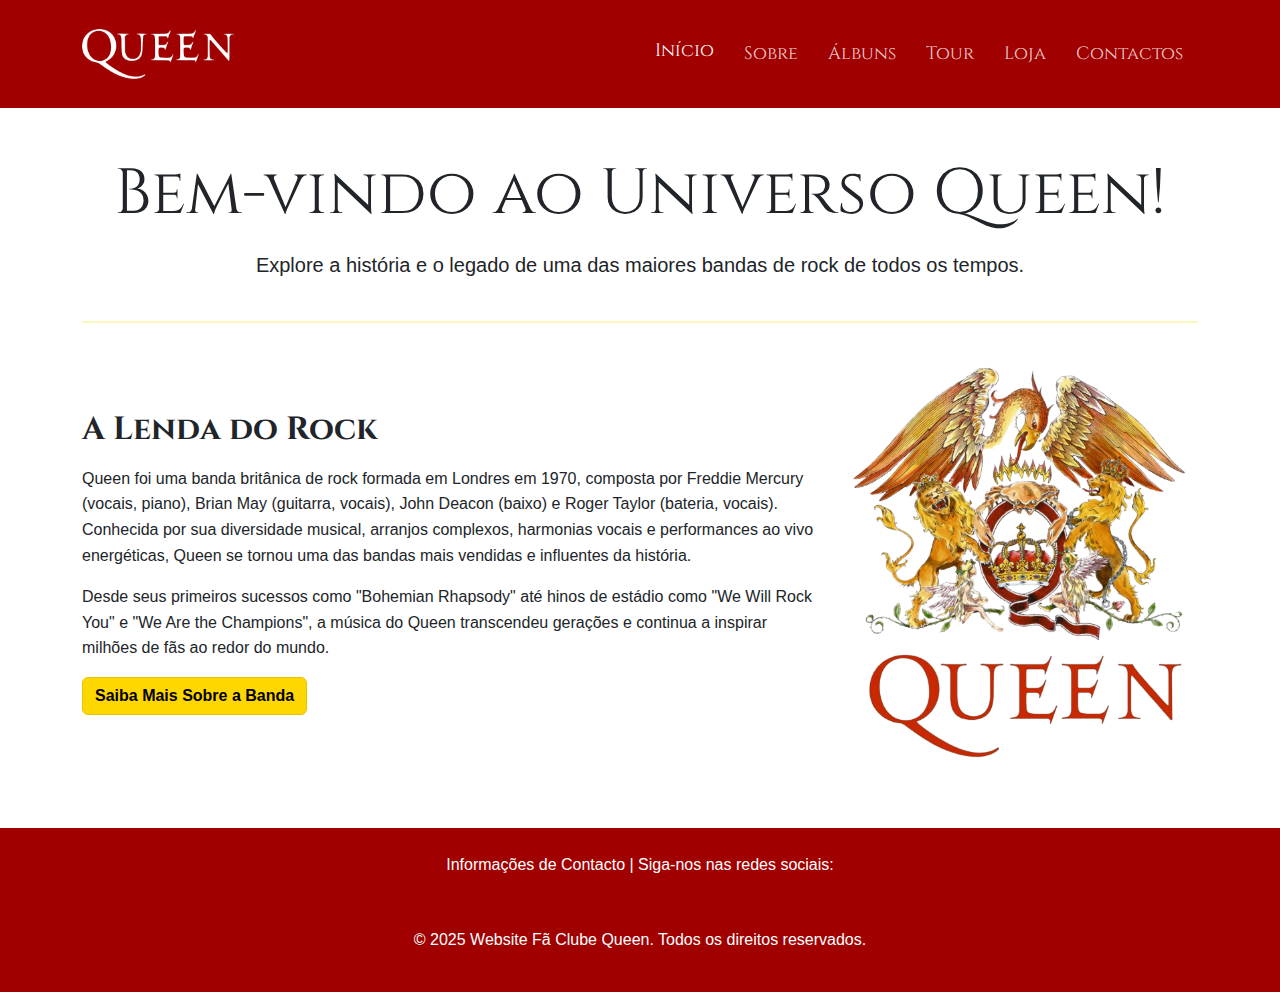
<file: index.html>
<!DOCTYPE html>
<html lang="pt">
  <head>
    <meta charset="UTF-8" />
    <meta name="viewport" content="width=device-width, initial-scale=1.0" />
    <meta name="author" content="Pamela Medeiros" />
    <meta name="description" content="Website dedicado à lendária banda de rock Queen. Conheça a história, discografia, 
    tours e entre em contato."/>
    <meta name="keywords"content="Queen, banda, rock, Freddie Mercury, Brian May, Roger Taylor, John Deacon, música, história, álbuns, tour"/>
    <title>Queen - Início</title>

    <!-- Bootstrap CSS -->
    <link
      href="https://cdn.jsdelivr.net/npm/bootstrap@5.3.3/dist/css/bootstrap.min.css"
      rel="stylesheet"
      integrity="sha384-QWTKZyjpPEjISv5WaRU9OFeRpok6YctnYmDr5pNlyT2bRjXh0JMhjY6hW+ALEwIH"
      crossorigin="anonymous"
    />

    <!-- Font Awesome -->
    <link
      rel="stylesheet"
      href="https://cdnjs.cloudflare.com/ajax/libs/font-awesome/6.5.2/css/all.min.css"
      integrity="sha512-SnH5WK+bZxgPHs44uWIX+LLJAJ9/2PkPKZ5QiAj6Ta86w+fsb2TkcmfRyVX3pBnMFcV7oQPJkl9QevSCWr3W6A=="
      crossorigin="anonymous"
      referrerpolicy="no-referrer"
    />

    <!-- Google Fonts -->
    <link rel="preconnect" href="https://fonts.googleapis.com" />
    <link rel="preconnect" href="https://fonts.gstatic.com" crossorigin />
    <link
      href="https://fonts.googleapis.com/css2?family=Cinzel:wght@400..900&family=Libre+Bodoni:ital,wght@0,400..700;1,400..700&family=Playfair+Display+SC:ital,wght@0,400;0,700;0,900;1,400;1,700;1,900&display=swap"
      rel="stylesheet"
    />
    
    <!-- Style CSS -->
    <link rel="stylesheet" href="src/css/style.css" />
  </head>
  <body>
    <header class="bg-dark text-white p-3">
      <div class="container">
        <nav class="navbar navbar-expand-lg navbar-dark">
          <a class="navbar-brand" href="index.html">
            <img
              src="src/images/logo_queen.png"
              alt="Logotipo oficial da banda Queen"
              height="50"/>
          </a>
          <button
            class="navbar-toggler"
            type="button"
            data-bs-toggle="collapse"
            data-bs-target="#navbarNav"
            aria-controls="navbarNav"
            aria-expanded="false"
            aria-label="Toggle navigation"
          >
            <span class="navbar-toggler-icon"></span>
          </button>
          <div
            class="collapse navbar-collapse justify-content-end"
            id="navbarNav"
          >
            <ul class="navbar-nav">
              <li class="nav-item">
                <a class="nav-link active" aria-current="page" href="index.html"
                  >Início</a
                >
              </li>
              <li class="nav-item">
                <a class="nav-link" href="sobre.html">Sobre</a>
              </li>
              <li class="nav-item">
                <a class="nav-link" href="albuns.html">Álbuns</a>
              </li>
              <li class="nav-item">
                <a class="nav-link" href="tour.html">Tour</a>
              </li>
              <li class="nav-item">
                <a class="nav-link" href="loja.html">Loja</a>
              </li>
              <li class="nav-item">
                <a class="nav-link" href="contactos.html">Contactos</a>
              </li>
            </ul>
          </div>
        </nav>
      </div>
    </header>

    <main class="container my-5">
      <div class="row">
        <div class="col-12 text-center">
          <h1 class="display-3">Bem-vindo ao Universo Queen!</h1>
          <p class="lead">
            Explore a história e o legado de uma das maiores bandas de rock de
            todos os tempos.
          </p>
        </div>
      </div>

      <hr class="my-4" />

      <div class="row align-items-center">
        <div class="col-md-8">
          <h2>A Lenda do Rock</h2>
          <p>
            Queen foi uma banda britânica de rock formada em Londres em 1970,
            composta por Freddie Mercury (vocais, piano), Brian May (guitarra,
            vocais), John Deacon (baixo) e Roger Taylor (bateria, vocais).
            Conhecida por sua diversidade musical, arranjos complexos, harmonias
            vocais e performances ao vivo energéticas, Queen se tornou uma das
            bandas mais vendidas e influentes da história.
          </p>
          <p>
            Desde seus primeiros sucessos como "Bohemian Rhapsody" até hinos de
            estádio como "We Will Rock You" e "We Are the Champions", a música
            do Queen transcendeu gerações e continua a inspirar milhões de fãs
            ao redor do mundo.
          </p>
          <a href="sobre.html" class="btn btn-primary"
            >Saiba Mais Sobre a Banda</a
          >
        </div>
        <div class="col-md-4 text-center">
          <img
            src="src/images/Brasao.png"
            class="img-fluid rounded my-3"
            alt="Brasao Banda"
          />
        </div>
      </div>
    </main>

    <footer class="bg-dark text-white text-center p-4 mt-5">
      <div class="container">
        <p>Informações de Contacto | Siga-nos nas redes sociais:</p>
        <a href="#" class="text-white me-2"
          ><i class="fab fa-facebook-f"></i
        ></a>
        <a href="#" class="text-white me-2"><i class="fab fa-twitter"></i></a>
        <a href="#" class="text-white me-2"><i class="fab fa-instagram"></i></a>
        <a href="#" class="text-white me-2"><i class="fab fa-youtube"></i></a>
        <p class="mt-2">
          &copy; 2025 Website Fã Clube Queen. Todos os direitos reservados.
        </p>
      </div>
    </footer>

    <!-- Bootstrap Bundle with Popper -->
    <script
      src="https://cdn.jsdelivr.net/npm/bootstrap@5.3.3/dist/js/bootstrap.bundle.min.js"
      integrity="sha384-YvpcrYf0tY3lHB60NNkmXc5s9fDVZLESaAA55NDzOxhy9GkcIdslK1eN7N6jIeHz"
      crossorigin="anonymous"
    ></script>

    <!-- Custom JS -->
    <script src="src/js/script.js"></script>
  </body>
</html>
</file>
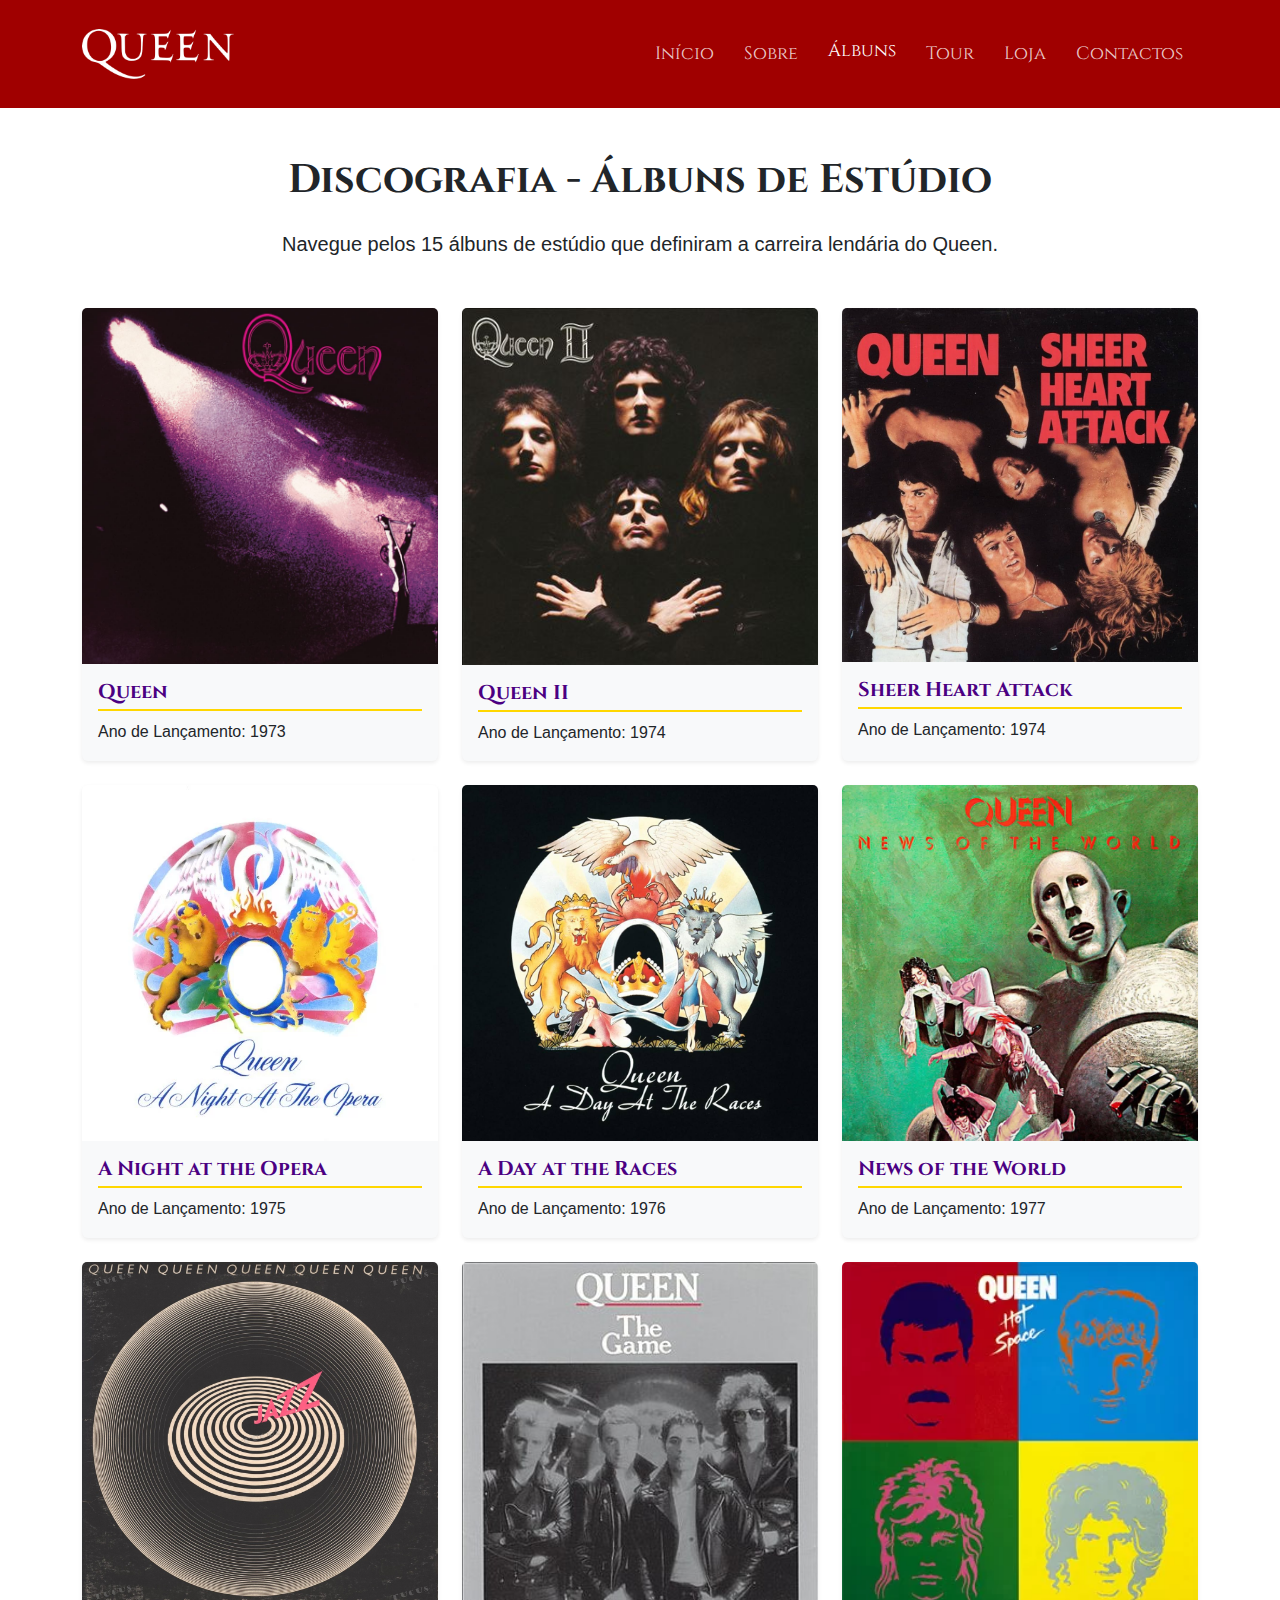
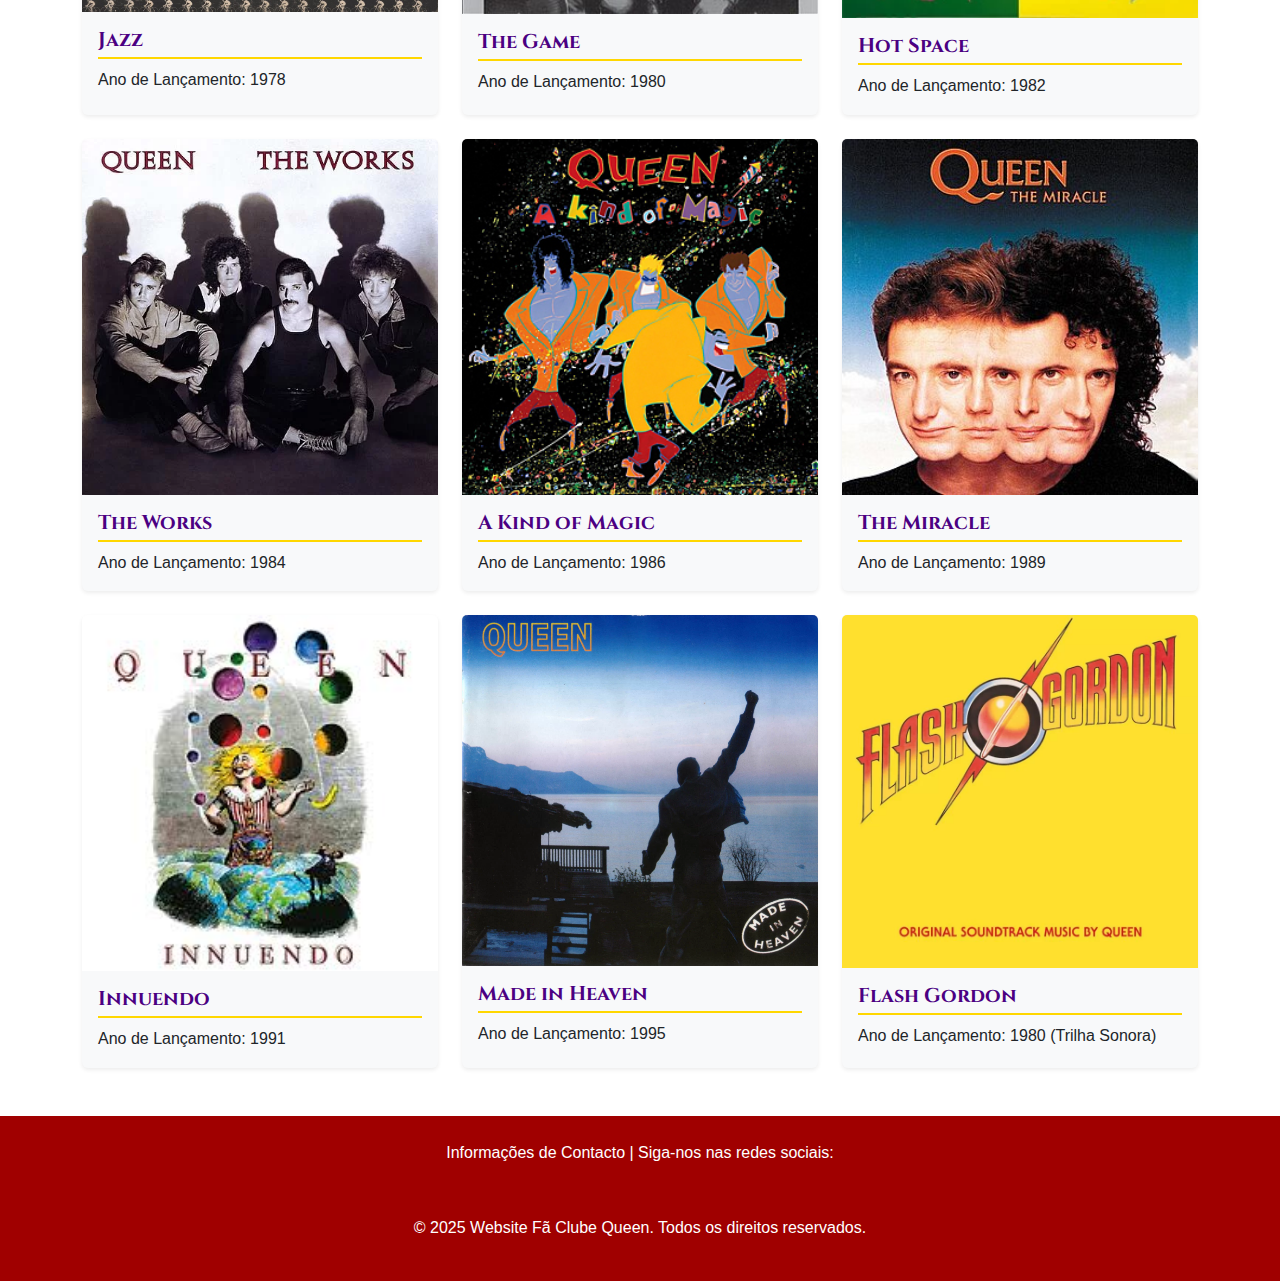
<file: albuns.html>
<!DOCTYPE html>
<html lang="pt">
  <head>
    <meta charset="UTF-8" />
    <meta name="viewport" content="width=device-width, initial-scale=1.0" />
    <meta name="author" content="Pamela Medeiros" />
    <meta name="description" content="Website dedicado à lendária banda de rock Queen. Conheça a história, discografia, 
    tours e entre em contato."/>
    <meta name="keywords"content="Queen, banda, rock, Freddie Mercury, Brian May, Roger Taylor, John Deacon, música, história, álbuns, tour"/>
    <title>Queen - Álbuns</title>

    <!-- Bootstrap CSS -->
    <link
      href="https://cdn.jsdelivr.net/npm/bootstrap@5.3.3/dist/css/bootstrap.min.css"
      rel="stylesheet"
      integrity="sha384-QWTKZyjpPEjISv5WaRU9OFeRpok6YctnYmDr5pNlyT2bRjXh0JMhjY6hW+ALEwIH"
      crossorigin="anonymous"
    />

    <!-- Font Awesome -->
    <link
      rel="stylesheet"
      href="https://cdnjs.cloudflare.com/ajax/libs/font-awesome/6.5.2/css/all.min.css"
      integrity="sha512-SnH5WK+bZxgPHs44uWIX+LLJAJ9/2PkPKZ5QiAj6Ta86w+fsb2TkcmfRyVX3pBnMFcV7oQPJkl9QevSCWr3W6A=="
      crossorigin="anonymous"
      referrerpolicy="no-referrer"
    />

    <!-- Google Fonts -->
    <link rel="preconnect" href="https://fonts.googleapis.com" />
    <link rel="preconnect" href="https://fonts.gstatic.com" crossorigin />
    <link
      href="https://fonts.googleapis.com/css2?family=Cinzel:wght@400..900&family=Libre+Bodoni:ital,wght@0,400..700;1,400..700&family=Playfair+Display+SC:ital,wght@0,400;0,700;0,900;1,400;1,700;1,900&display=swap"
      rel="stylesheet"
    />
    
    <!-- Style CSS -->
    <link rel="stylesheet" href="src/css/style.css" />
  </head>
<body>

    <header class="bg-dark text-white p-3">
        <div class="container">
            <nav class="navbar navbar-expand-lg navbar-dark">
                <a class="navbar-brand" href="index.html">
                    <img src="src/images/logo_queen.png" alt="Logotipo oficial da banda Queen" height="50">
                </a>
                <button class="navbar-toggler" type="button" data-bs-toggle="collapse" data-bs-target="#navbarNav" aria-controls="navbarNav" aria-expanded="false" aria-label="Toggle navigation">
                    <span class="navbar-toggler-icon"></span>
                </button>
                <div class="collapse navbar-collapse justify-content-end" id="navbarNav">
                    <ul class="navbar-nav">
                        <li class="nav-item">
                            <a class="nav-link" href="index.html">Início</a>
                        </li>
                        <li class="nav-item">
                            <a class="nav-link" href="sobre.html">Sobre</a>
                        </li>
                        <li class="nav-item">
                            <a class="nav-link active" aria-current="page" href="albuns.html">Álbuns</a>
                        </li>
                        <li class="nav-item">
                            <a class="nav-link" href="tour.html">Tour</a>
                        </li>
                        <li class="nav-item">
                            <a class="nav-link" href="loja.html">Loja</a>
                        </li>
                        <li class="nav-item">
                            <a class="nav-link" href="contactos.html">Contactos</a>
                        </li>
                    </ul>
                </div>
            </nav>
        </div>
    </header>

    <main class="container my-5">
        <h1 class="mb-4 text-center">Discografia - Álbuns de Estúdio</h1>
        <p class="lead text-center mb-5">Navegue pelos 15 álbuns de estúdio que definiram a carreira lendária do Queen.</p>

        <div class="row row-cols-1 row-cols-sm-2 row-cols-md-3 g-4">
            <!-- Album 1 -->
            <div class="col">
                <div class="card h-100 shadow-sm">
                    <img src="src/images/capa_album_queen.jpg" class="card-img-top" alt="Capa do álbum Queen">
                    <div class="card-body">
                        <h5 class="card-title">Queen</h5>
                        <p class="card-text">Ano de Lançamento: 1973</p>
                    </div>
                </div>
            </div>
            <!-- Album 2 -->
            <div class="col">
                <div class="card h-100 shadow-sm">
                    <img src="src/images/capa_album_Queen_II.jpg" class="card-img-top" alt="Capa do álbum Queen II">
                    <div class="card-body">
                        <h5 class="card-title">Queen II</h5>
                        <p class="card-text">Ano de Lançamento: 1974</p>
                    </div>
                </div>
            </div>
            <!-- Album 3 -->
            <div class="col">
                <div class="card h-100 shadow-sm">
                    <img src="src/images/capa_album_Sheer Heart Attack.jpg" class="card-img-top" alt="Capa do álbum Sheer Heart Attack">
                    <div class="card-body">
                        <h5 class="card-title">Sheer Heart Attack</h5>
                        <p class="card-text">Ano de Lançamento: 1974</p>
                    </div>
                </div>
            </div>
            <!-- Album 4 -->
            <div class="col">
                <div class="card h-100 shadow-sm">
                    <img src="src/images/capa_album_A Night at the Opera.webp" class="card-img-top" alt="Capa do álbum A Night at the Opera">
                    <div class="card-body">
                        <h5 class="card-title">A Night at the Opera</h5>
                        <p class="card-text">Ano de Lançamento: 1975</p>
                    </div>
                </div>
            </div>
            <!-- Album 5 -->
            <div class="col">
                <div class="card h-100 shadow-sm">
                    <img src="src/images/capa_album_A Day at the Races.jpg" class="card-img-top" alt="Capa do álbum A Day at the Races">
                    <div class="card-body">
                        <h5 class="card-title">A Day at the Races</h5>
                        <p class="card-text">Ano de Lançamento: 1976</p>
                    </div>
                </div>
            </div>
            <!-- Album 6 -->
            <div class="col">
                <div class="card h-100 shadow-sm">
                    <img src="src/images/capa_album_News of the World.jpg" class="card-img-top" alt="Capa do álbum News of the World">
                    <div class="card-body">
                        <h5 class="card-title">News of the World</h5>
                        <p class="card-text">Ano de Lançamento: 1977</p>
                    </div>
                </div>
            </div>
            <!-- Album 7 -->
            <div class="col">
                <div class="card h-100 shadow-sm">
                    <img src="src/images/capa_album_Jazz.jpg" class="card-img-top" alt="Capa do álbum Jazz">
                    <div class="card-body">
                        <h5 class="card-title">Jazz</h5>
                        <p class="card-text">Ano de Lançamento: 1978</p>
                    </div>
                </div>
            </div>
            <!-- Album 8 -->
            <div class="col">
                <div class="card h-100 shadow-sm">
                    <img src="src/images/capa_album_The_Game.jpg" class="card-img-top" alt="Capa do álbum The Game">
                    <div class="card-body">
                        <h5 class="card-title">The Game</h5>
                        <p class="card-text">Ano de Lançamento: 1980</p>
                    </div>
                </div>
            </div>
            <!-- Album 9 -->
            <div class="col">
                <div class="card h-100 shadow-sm">
                    <img src="src/images/capa_album_Hotspace.webp" class="card-img-top" alt="Capa do álbum Hot Space">
                    <div class="card-body">
                        <h5 class="card-title">Hot Space</h5>
                        <p class="card-text">Ano de Lançamento: 1982</p>
                    </div>
                </div>
            </div>
             <!-- Album 10 -->
            <div class="col">
                <div class="card h-100 shadow-sm">
                    <img src="src/images/capa_album_The_Works.webp" class="card-img-top" alt="Capa do álbum The Works">
                    <div class="card-body">
                        <h5 class="card-title">The Works</h5>
                        <p class="card-text">Ano de Lançamento: 1984</p>
                    </div>
                </div>
            </div>
             <!-- Album 11 -->
            <div class="col">
                <div class="card h-100 shadow-sm">
                    <img src="src/images/capa_album_A Kind of Magic.png" class="card-img-top" alt="Capa do álbum A Kind of Magic">
                    <div class="card-body">
                        <h5 class="card-title">A Kind of Magic</h5>
                        <p class="card-text">Ano de Lançamento: 1986</p>
                    </div>
                </div>
            </div>
             <!-- Album 12 -->
            <div class="col">
                <div class="card h-100 shadow-sm">
                    <img src="src/images/capa_album_The_Miracle.jpg" class="card-img-top" alt="Capa do álbum The Miracle">
                    <div class="card-body">
                        <h5 class="card-title">The Miracle</h5>
                        <p class="card-text">Ano de Lançamento: 1989</p>
                    </div>
                </div>
            </div>
             <!-- Album 13 -->
            <div class="col">
                <div class="card h-100 shadow-sm">
                    <img src="src/images/innuendo-capa-album.jpg" class="card-img-top" alt="Capa do álbum Innuendo">
                    <div class="card-body">
                        <h5 class="card-title">Innuendo</h5>
                        <p class="card-text">Ano de Lançamento: 1991</p>
                    </div>
                </div>
            </div>
             <!-- Album 14 -->
            <div class="col">
                <div class="card h-100 shadow-sm">
                    <img src="src/images/made-in-heaven.webp" class="card-img-top" alt="Capa do álbum Made in Heaven">
                    <div class="card-body">
                        <h5 class="card-title">Made in Heaven</h5>
                        <p class="card-text">Ano de Lançamento: 1995</p>
                    </div>
                </div>
            </div>
            
            <div class="col">
                <div class="card h-100 shadow-sm">
                    <img src="src/images/capa_album_flash_Gordon.webp" class="card-img-top" alt="Capa do álbum Flash Gordon (Trilha Sonora)">
                    <div class="card-body">
                        <h5 class="card-title">Flash Gordon</h5>
                        <p class="card-text">Ano de Lançamento: 1980 (Trilha Sonora)</p>
                    </div>
                </div>
            </div>
        </div>

    </main>

    <footer class="bg-dark text-white text-center p-4 mt-5">
        <div class="container">
            <p>Informações de Contacto | Siga-nos nas redes sociais:</p>
            <a href="#" class="text-white me-2"><i class="fab fa-facebook-f"></i></a>
            <a href="#" class="text-white me-2"><i class="fab fa-twitter"></i></a>
            <a href="#" class="text-white me-2"><i class="fab fa-instagram"></i></a>
            <a href="#" class="text-white me-2"><i class="fab fa-youtube"></i></a>
            <p class="mt-2">&copy; 2025 Website Fã Clube Queen. Todos os direitos reservados.</p>
        </div>
    </footer>

    <!-- Bootstrap Bundle with Popper -->
    <script src="https://cdn.jsdelivr.net/npm/bootstrap@5.3.3/dist/js/bootstrap.bundle.min.js" integrity="sha384-YvpcrYf0tY3lHB60NNkmXc5s9fDVZLESaAA55NDzOxhy9GkcIdslK1eN7N6jIeHz" crossorigin="anonymous"></script>

    <!-- Custom JS -->
    <script src="src/js/script.js"></script>

</body>
</html>
</file>
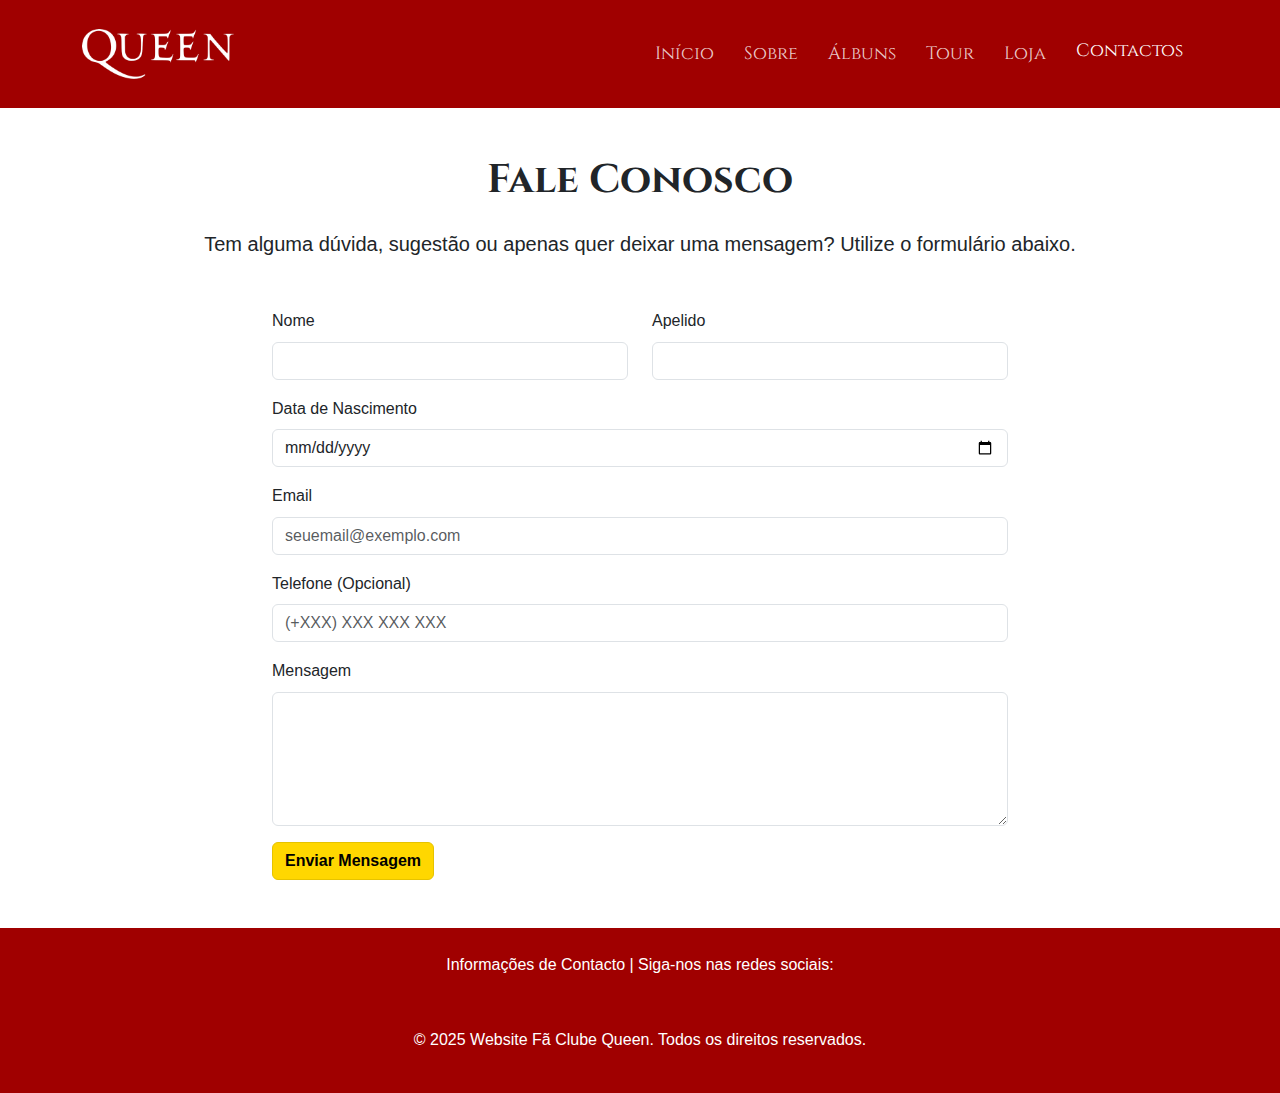
<file: contactos.html>
<!DOCTYPE html>
<html lang="pt">
  <head>
    <meta charset="UTF-8"/>
    <meta name="viewport" content="width=device-width, initial-scale=1.0"/>
    <meta name="author" content="Pamela Medeiros"/>
    <meta name="description" content="Website dedicado à lendária banda de rock Queen. Conheça a história, discografia, 
    tours e entre em contato."/>
    <meta name="keywords"content="Queen, banda, rock, Freddie Mercury, Brian May, Roger Taylor, John Deacon, música, história, álbuns, tour"/>
    <title>Queen - Contactos</title>

    <!-- Bootstrap CSS -->
    <link
      href="https://cdn.jsdelivr.net/npm/bootstrap@5.3.3/dist/css/bootstrap.min.css"
      rel="stylesheet"
      integrity="sha384-QWTKZyjpPEjISv5WaRU9OFeRpok6YctnYmDr5pNlyT2bRjXh0JMhjY6hW+ALEwIH"
      crossorigin="anonymous"
    />

    <!-- Font Awesome -->
    <link
      rel="stylesheet"
      href="https://cdnjs.cloudflare.com/ajax/libs/font-awesome/6.5.2/css/all.min.css"
      integrity="sha512-SnH5WK+bZxgPHs44uWIX+LLJAJ9/2PkPKZ5QiAj6Ta86w+fsb2TkcmfRyVX3pBnMFcV7oQPJkl9QevSCWr3W6A=="
      crossorigin="anonymous"
      referrerpolicy="no-referrer"
    />

    <!-- Google Fonts -->
    <link rel="preconnect" href="https://fonts.googleapis.com" />
    <link rel="preconnect" href="https://fonts.gstatic.com" crossorigin />
    <link
      href="https://fonts.googleapis.com/css2?family=Cinzel:wght@400..900&family=Libre+Bodoni:ital,wght@0,400..700;1,400..700&family=Playfair+Display+SC:ital,wght@0,400;0,700;0,900;1,400;1,700;1,900&display=swap"
      rel="stylesheet"
    />
    
    <!-- Style CSS -->
    <link rel="stylesheet" href="src/css/style.css" />
  </head>
<body>

    <header class="bg-dark text-white p-3">
        <div class="container">
            <nav class="navbar navbar-expand-lg navbar-dark">
                <a class="navbar-brand" href="index.html">
                    <img src="src/images/logo_queen.png" alt="Logotipo da Banda Queen" height="50">
                </a>
                <button class="navbar-toggler" type="button" data-bs-toggle="collapse" data-bs-target="#navbarNav" aria-controls="navbarNav" aria-expanded="false" aria-label="Toggle navigation">
                    <span class="navbar-toggler-icon"></span>
                </button>
                <div class="collapse navbar-collapse justify-content-end" id="navbarNav">
                    <ul class="navbar-nav">
                        <li class="nav-item">
                            <a class="nav-link" href="index.html">Início</a>
                        </li>
                        <li class="nav-item">
                            <a class="nav-link" href="sobre.html">Sobre</a>
                        </li>
                        <li class="nav-item">
                            <a class="nav-link" href="albuns.html">Álbuns</a>
                        </li>
                        <li class="nav-item">
                            <a class="nav-link" href="tour.html">Tour</a>
                        </li>
                        <li class="nav-item">
                              <a class="nav-link" href="loja.html">Loja</a>
                        </li>
                        <li class="nav-item">
                            <a class="nav-link active" aria-current="page" href="contactos.html">Contactos</a>
                        </li>
                    </ul>
                </div>
            </nav>
        </div>
    </header>

    <main class="container my-5">
        <h1 class="mb-4 text-center">Fale Conosco</h1>
        <p class="lead text-center mb-5">Tem alguma dúvida, sugestão ou apenas quer deixar uma mensagem? Utilize o formulário abaixo.</p>

        <div class="row justify-content-center">
            <div class="col-md-8">
                <!-- Mensagem de sucesso/erro (oculta) -->
                <div id="form-message" class="alert d-none" role="alert">
                </div>

                <form id="contact-form" novalidate>
                    <div class="row mb-3">
                        <div class="col-md-6">
                            <label for="nome" class="form-label">Nome</label>
                            <input type="text" class="form-control" id="nome" name="nome" required>
                            <div class="invalid-feedback">
                                Por favor, insira seu nome.
                            </div>
                        </div>
                        <div class="col-md-6">
                            <label for="apelido" class="form-label">Apelido</label>
                            <input type="text" class="form-control" id="apelido" name="apelido" required>
                            <div class="invalid-feedback">
                                Por favor, insira seu apelido.
                            </div>
                        </div>
                    </div>

                    <div class="mb-3">
                        <label for="data_nascimento" class="form-label">Data de Nascimento</label>
                        <input type="date" class="form-control" id="data_nascimento" name="data_nascimento" required>
                        <div class="invalid-feedback">
                            Por favor, insira sua data de nascimento.
                        </div>
                    </div>

                    <div class="mb-3">
                        <label for="email" class="form-label">Email</label>
                        <input type="email" class="form-control" id="email" name="email" placeholder="seuemail@exemplo.com" required>
                        <div class="invalid-feedback">
                            Por favor, insira um endereço de email válido.
                        </div>
                    </div>

                    <div class="mb-3">
                        <label for="telefone" class="form-label">Telefone (Opcional)</label>
                        <input type="tel" class="form-control" id="telefone" name="telefone" placeholder="(+XXX) XXX XXX XXX">
                    </div>

                    <div class="mb-3">
                        <label for="mensagem" class="form-label">Mensagem</label>
                        <textarea class="form-control" id="mensagem" name="mensagem" rows="5" required></textarea>
                        <div class="invalid-feedback">
                            Por favor, escreva sua mensagem.
                        </div>
                    </div>

                    <button type="submit" class="btn btn-primary">Enviar Mensagem</button>
                </form>
            </div>
        </div>

    </main>

    <footer class="bg-dark text-white text-center p-4 mt-5">
        <div class="container">
            <p>Informações de Contacto | Siga-nos nas redes sociais:</p>
            <a href="#" class="text-white me-2"><i class="fab fa-facebook-f"></i></a>
            <a href="#" class="text-white me-2"><i class="fab fa-twitter"></i></a>
            <a href="#" class="text-white me-2"><i class="fab fa-instagram"></i></a>
            <a href="#" class="text-white me-2"><i class="fab fa-youtube"></i></a>
            <p class="mt-2">&copy; 2025 Website Fã Clube Queen. Todos os direitos reservados.</p>
        </div>
    </footer>

    <!-- Bootstrap Bundle with Popper -->
    <script src="https://cdn.jsdelivr.net/npm/bootstrap@5.3.3/dist/js/bootstrap.bundle.min.js" integrity="sha384-YvpcrYf0tY3lHB60NNkmXc5s9fDVZLESaAA55NDzOxhy9GkcIdslK1eN7N6jIeHz" crossorigin="anonymous"></script>

    <!-- Custom JS -->
    <script src="src/js/script.js"></script>

</body>
</html>
</file>
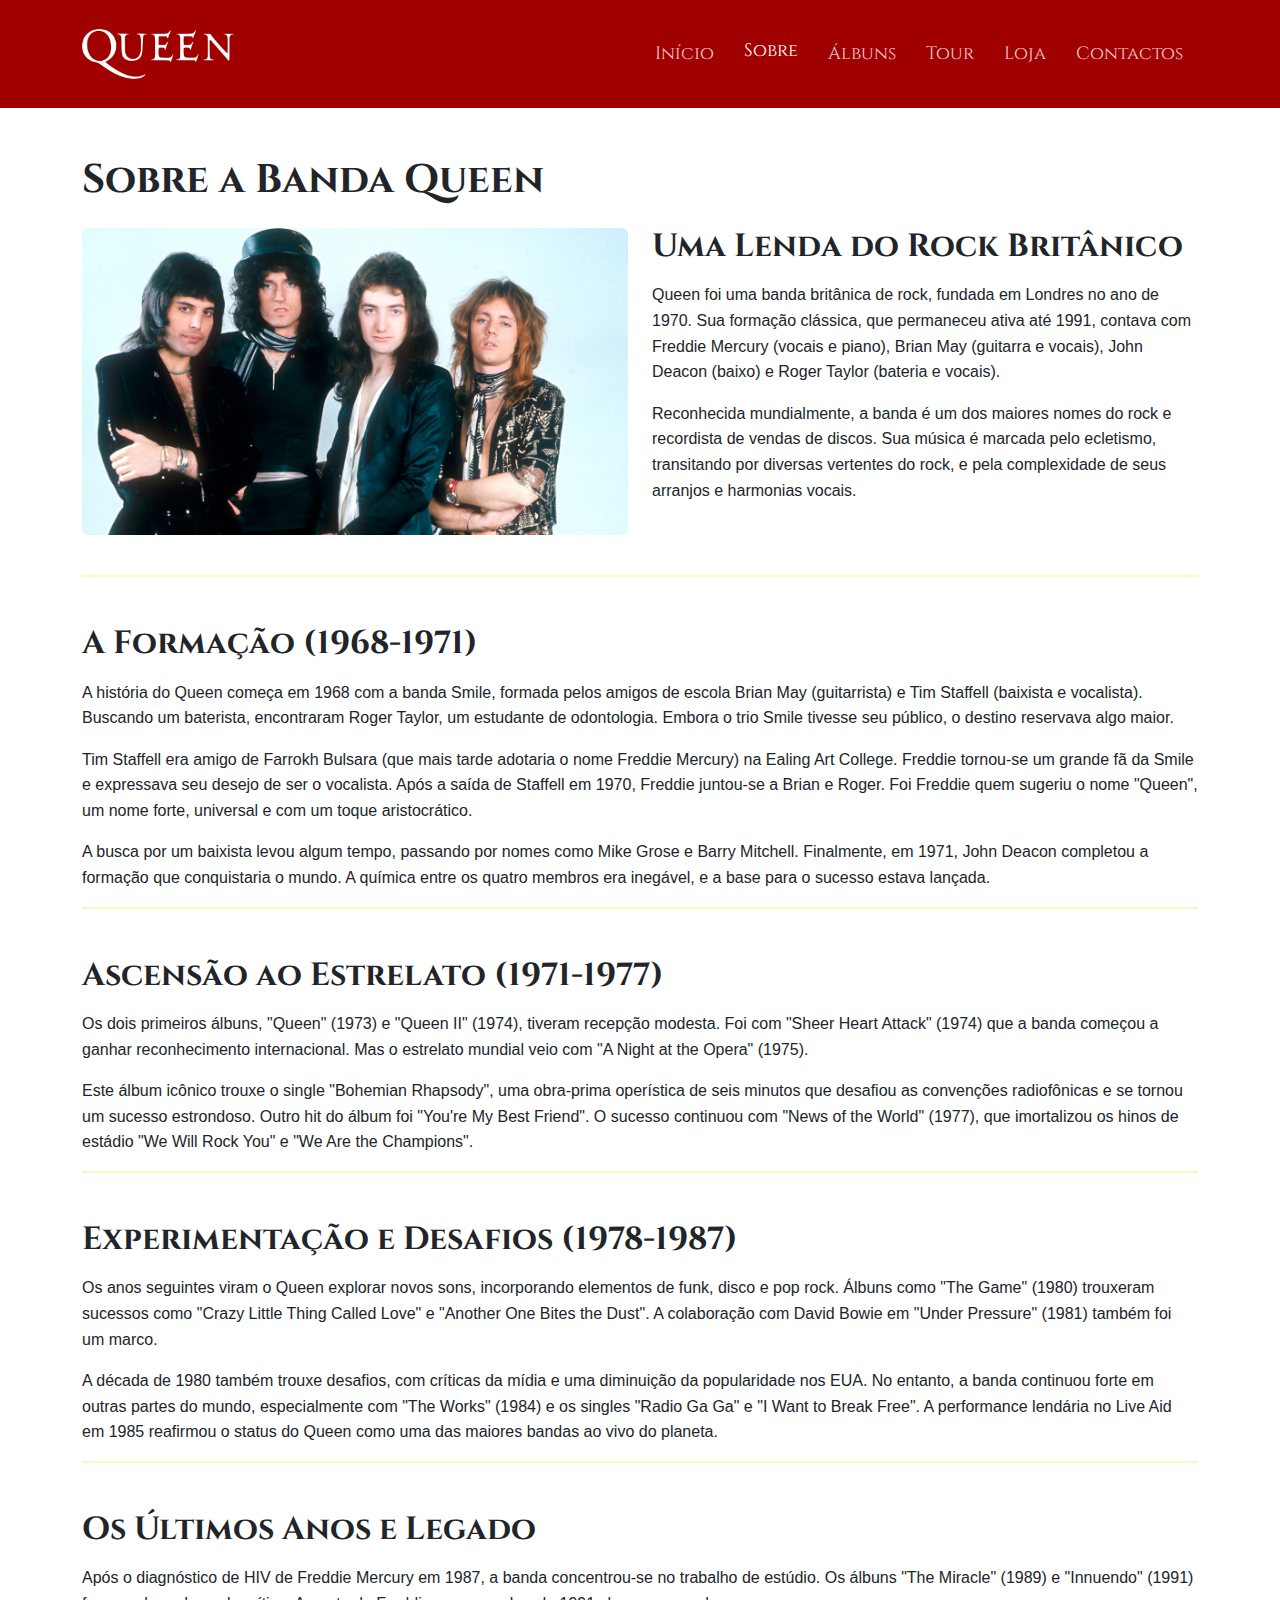
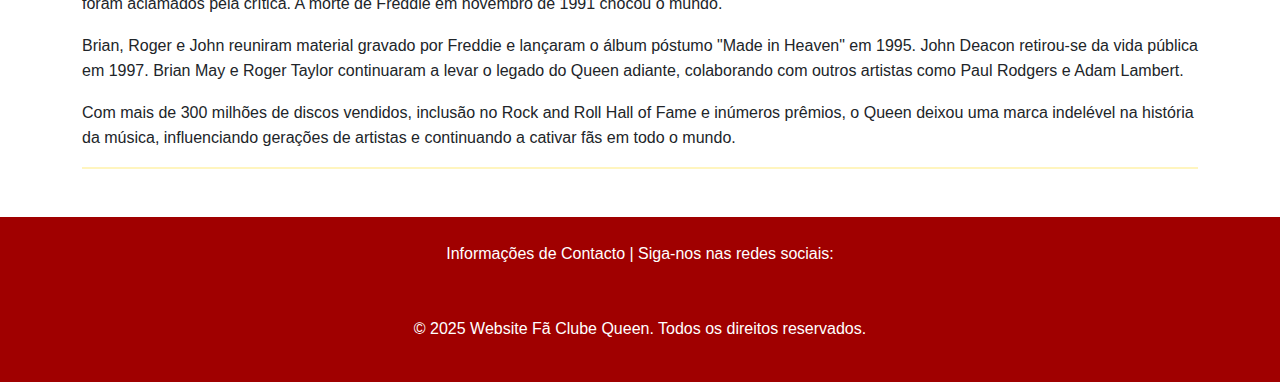
<file: sobre.html>
<!DOCTYPE html>
<html lang="pt">
  <head>
    <meta charset="UTF-8" />
    <meta name="viewport" content="width=device-width, initial-scale=1.0" />
    <meta name="author" content="Pamela Medeiros" />
    <meta name="description" content="Website dedicado à lendária banda de rock Queen. Conheça a história, discografia, 
    tours e entre em contato."/>
    <meta name="keywords"content="Queen, banda, rock, Freddie Mercury, Brian May, Roger Taylor, John Deacon, música, história, álbuns, tour"/>
    <title>Queen - Sobre</title>

    <!-- Bootstrap CSS -->
    <link
      href="https://cdn.jsdelivr.net/npm/bootstrap@5.3.3/dist/css/bootstrap.min.css"
      rel="stylesheet"
      integrity="sha384-QWTKZyjpPEjISv5WaRU9OFeRpok6YctnYmDr5pNlyT2bRjXh0JMhjY6hW+ALEwIH"
      crossorigin="anonymous"
    />

    <!-- Font Awesome -->
    <link
      rel="stylesheet"
      href="https://cdnjs.cloudflare.com/ajax/libs/font-awesome/6.5.2/css/all.min.css"
      integrity="sha512-SnH5WK+bZxgPHs44uWIX+LLJAJ9/2PkPKZ5QiAj6Ta86w+fsb2TkcmfRyVX3pBnMFcV7oQPJkl9QevSCWr3W6A=="
      crossorigin="anonymous"
      referrerpolicy="no-referrer"
    />

    <!-- Google Fonts -->
    <link rel="preconnect" href="https://fonts.googleapis.com" />
    <link rel="preconnect" href="https://fonts.gstatic.com" crossorigin />
    <link
      href="https://fonts.googleapis.com/css2?family=Cinzel:wght@400..900&family=Libre+Bodoni:ital,wght@0,400..700;1,400..700&family=Playfair+Display+SC:ital,wght@0,400;0,700;0,900;1,400;1,700;1,900&display=swap"
      rel="stylesheet"
    />
    
    <!-- Style CSS -->
    <link rel="stylesheet" href="src/css/style.css" />
  </head>
<body>

    <header class="bg-dark text-white p-3">
        <div class="container">
            <nav class="navbar navbar-expand-lg navbar-dark">
                <a class="navbar-brand" href="index.html">
                    <img src="src/images/logo_queen.png" alt="Logotipo oficial da banda Queen" height="50">
                </a>
                <button class="navbar-toggler" type="button" data-bs-toggle="collapse" data-bs-target="#navbarNav" aria-controls="navbarNav" aria-expanded="false" aria-label="Toggle navigation">
                    <span class="navbar-toggler-icon"></span>
                </button>
                <div class="collapse navbar-collapse justify-content-end" id="navbarNav">
                    <ul class="navbar-nav">
                        <li class="nav-item">
                            <a class="nav-link" href="index.html">Início</a>
                        </li>
                        <li class="nav-item">
                            <a class="nav-link active" aria-current="page" href="sobre.html">Sobre</a>
                        </li>
                        <li class="nav-item">
                            <a class="nav-link" href="albuns.html">Álbuns</a>
                        </li>
                        <li class="nav-item">
                            <a class="nav-link" href="tour.html">Tour</a>
                        </li>
                        <li class="nav-item">
                            <a class="nav-link" href="loja.html">Loja</a>
                        </li>
                        <li class="nav-item">
                            <a class="nav-link" href="contactos.html">Contactos</a>
                        </li>
                    </ul>
                </div>
            </nav>
        </div>
    </header>

    <main class="container my-5">
        <h1 class="mb-4">Sobre a Banda Queen</h1>

        <div class="row mb-4">
            <div class="col-md-6">
                <img src="src/images/banda_em_1975.jpg" class="img-fluid rounded mb-3" alt="Banda Queen em 1975">
            </div>
            <div class="col-md-6">
                <h2>Uma Lenda do Rock Britânico</h2>
                <p>Queen foi uma banda britânica de rock, fundada em Londres no ano de 1970. Sua formação clássica, que permaneceu ativa até 1991, contava com Freddie Mercury (vocais e piano), Brian May (guitarra e vocais), John Deacon (baixo) e Roger Taylor (bateria e vocais).</p>
                <p>Reconhecida mundialmente, a banda é um dos maiores nomes do rock e recordista de vendas de discos. Sua música é marcada pelo ecletismo, transitando por diversas vertentes do rock, e pela complexidade de seus arranjos e harmonias vocais.</p>
            </div>
        </div>

        <hr>

        <h2 class="mt-5 mb-3">A Formação (1968-1971)</h2>
        <p>A história do Queen começa em 1968 com a banda Smile, formada pelos amigos de escola Brian May (guitarrista) e Tim Staffell (baixista e vocalista). Buscando um baterista, encontraram Roger Taylor, um estudante de odontologia. Embora o trio Smile tivesse seu público, o destino reservava algo maior.</p>
        <p>Tim Staffell era amigo de Farrokh Bulsara (que mais tarde adotaria o nome Freddie Mercury) na Ealing Art College. Freddie tornou-se um grande fã da Smile e expressava seu desejo de ser o vocalista. Após a saída de Staffell em 1970, Freddie juntou-se a Brian e Roger. Foi Freddie quem sugeriu o nome "Queen", um nome forte, universal e com um toque aristocrático.</p>
        <p>A busca por um baixista levou algum tempo, passando por nomes como Mike Grose e Barry Mitchell. Finalmente, em 1971, John Deacon completou a formação que conquistaria o mundo. A química entre os quatro membros era inegável, e a base para o sucesso estava lançada.</p>

        <hr>

        <h2 class="mt-5 mb-3">Ascensão ao Estrelato (1971-1977)</h2>
        <p>Os dois primeiros álbuns, "Queen" (1973) e "Queen II" (1974), tiveram recepção modesta. Foi com "Sheer Heart Attack" (1974) que a banda começou a ganhar reconhecimento internacional. Mas o estrelato mundial veio com "A Night at the Opera" (1975).</p>
        <p>Este álbum icônico trouxe o single "Bohemian Rhapsody", uma obra-prima operística de seis minutos que desafiou as convenções radiofônicas e se tornou um sucesso estrondoso. Outro hit do álbum foi "You're My Best Friend". O sucesso continuou com "News of the World" (1977), que imortalizou os hinos de estádio "We Will Rock You" e "We Are the Champions".</p>

        <hr>

        <h2 class="mt-5 mb-3">Experimentação e Desafios (1978-1987)</h2>
        <p>Os anos seguintes viram o Queen explorar novos sons, incorporando elementos de funk, disco e pop rock. Álbuns como "The Game" (1980) trouxeram sucessos como "Crazy Little Thing Called Love" e "Another One Bites the Dust". A colaboração com David Bowie em "Under Pressure" (1981) também foi um marco.</p>
        <p>A década de 1980 também trouxe desafios, com críticas da mídia e uma diminuição da popularidade nos EUA. No entanto, a banda continuou forte em outras partes do mundo, especialmente com "The Works" (1984) e os singles "Radio Ga Ga" e "I Want to Break Free". A performance lendária no Live Aid em 1985 reafirmou o status do Queen como uma das maiores bandas ao vivo do planeta.</p>

        <hr>

        <h2 class="mt-5 mb-3">Os Últimos Anos e Legado</h2>
        <p>Após o diagnóstico de HIV de Freddie Mercury em 1987, a banda concentrou-se no trabalho de estúdio. Os álbuns "The Miracle" (1989) e "Innuendo" (1991) foram aclamados pela crítica. A morte de Freddie em novembro de 1991 chocou o mundo.</p>
        <p>Brian, Roger e John reuniram material gravado por Freddie e lançaram o álbum póstumo "Made in Heaven" em 1995. John Deacon retirou-se da vida pública em 1997. Brian May e Roger Taylor continuaram a levar o legado do Queen adiante, colaborando com outros artistas como Paul Rodgers e Adam Lambert.</p>
        <p>Com mais de 300 milhões de discos vendidos, inclusão no Rock and Roll Hall of Fame e inúmeros prêmios, o Queen deixou uma marca indelével na história da música, influenciando gerações de artistas e continuando a cativar fãs em todo o mundo.</p>

        <hr>

    </main>

    <footer class="bg-dark text-white text-center p-4 mt-5">
        <div class="container">
            <p>Informações de Contacto | Siga-nos nas redes sociais:</p>
            <a href="#" class="text-white me-2"><i class="fab fa-facebook-f"></i></a>
            <a href="#" class="text-white me-2"><i class="fab fa-twitter"></i></a>
            <a href="#" class="text-white me-2"><i class="fab fa-instagram"></i></a>
            <a href="#" class="text-white me-2"><i class="fab fa-youtube"></i></a>
            <p class="mt-2">&copy; 2025 Website Fã Clube Queen. Todos os direitos reservados.</p>
        </div>
    </footer>

    <!-- Bootstrap Bundle with Popper -->
    <script src="https://cdn.jsdelivr.net/npm/bootstrap@5.3.3/dist/js/bootstrap.bundle.min.js" integrity="sha384-YvpcrYf0tY3lHB60NNkmXc5s9fDVZLESaAA55NDzOxhy9GkcIdslK1eN7N6jIeHz" crossorigin="anonymous"></script>

    <!-- Custom JS (se necessário) -->
    <script src="src/js/script.js"></script>

</body>
</html>
</file>
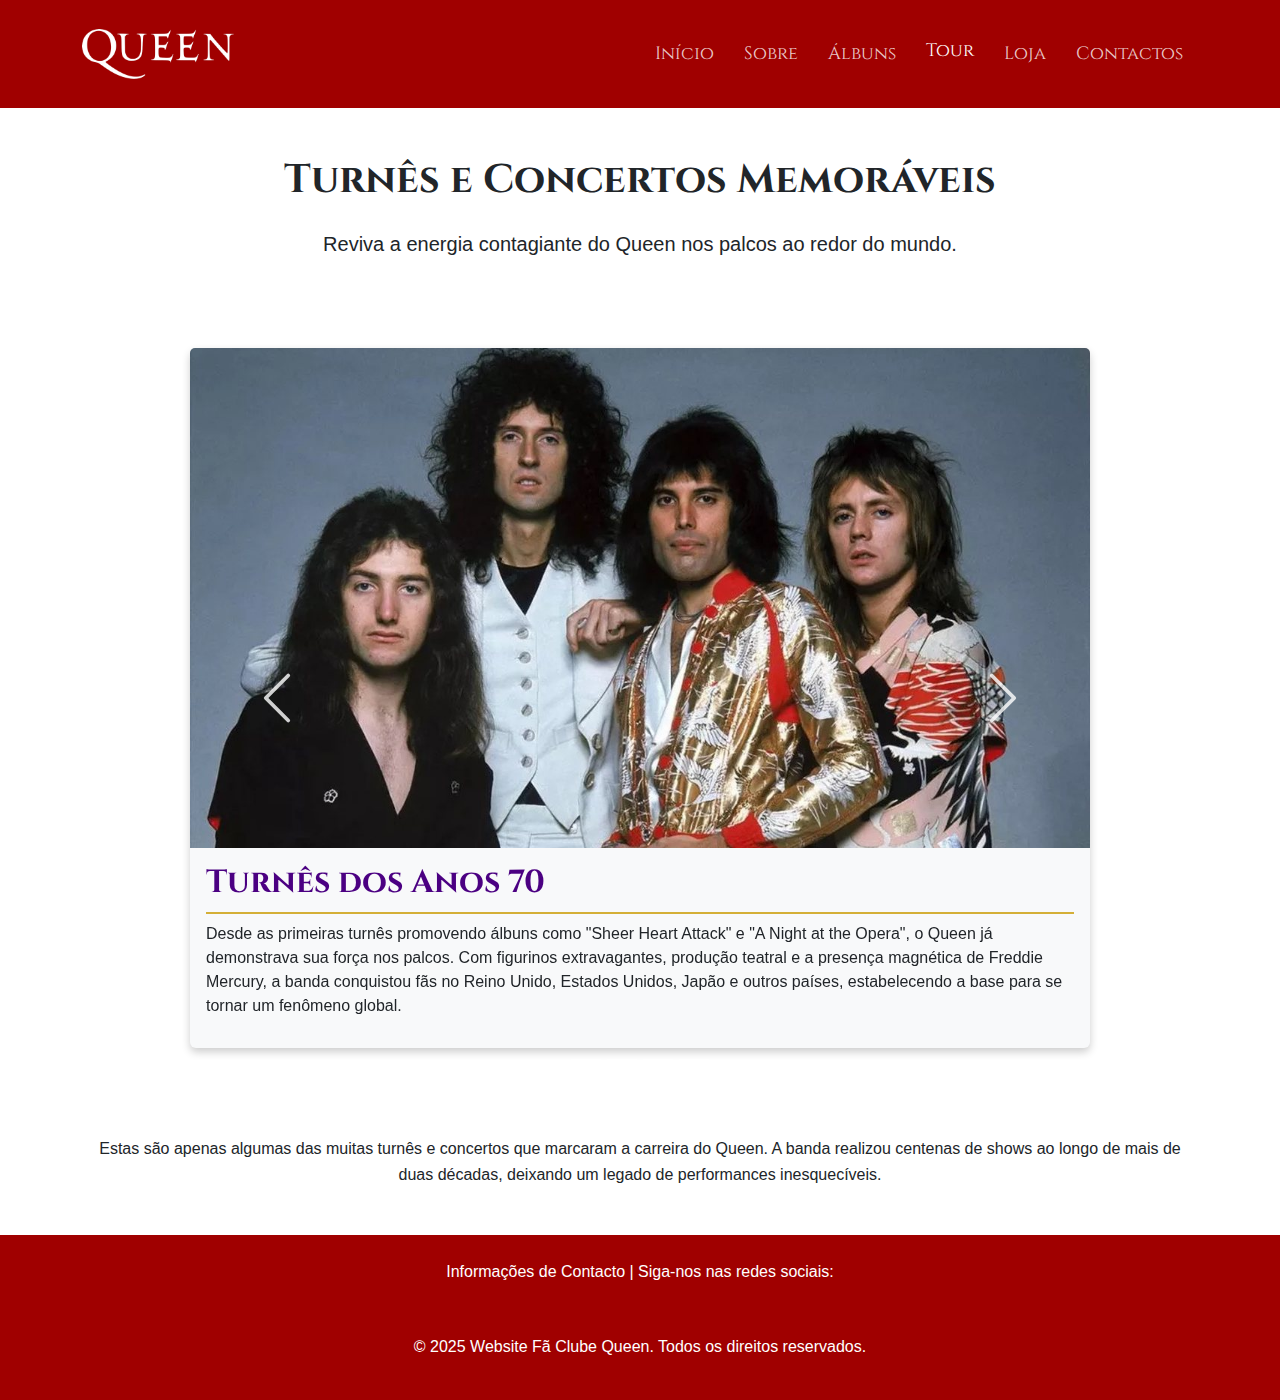
<file: tour.html>
<!DOCTYPE html>
<html lang="pt">
  <head>
    <meta charset="UTF-8"/>
    <meta name="viewport" content="width=device-width, initial-scale=1.0"/>
    <meta name="author" content="Pamela Medeiros"/>
    <meta name="description" content="Website dedicado à lendária banda de rock Queen. Conheça a história, discografia, 
    tours e entre em contato."/>
    <meta name="keywords"content="Queen, banda, rock, Freddie Mercury, Brian May, Roger Taylor, John Deacon, música, história, álbuns, tour"/>
    <title>Queen - Tour</title>

    <!-- Bootstrap CSS -->
    <link
      href="https://cdn.jsdelivr.net/npm/bootstrap@5.3.3/dist/css/bootstrap.min.css"
      rel="stylesheet"
      integrity="sha384-QWTKZyjpPEjISv5WaRU9OFeRpok6YctnYmDr5pNlyT2bRjXh0JMhjY6hW+ALEwIH"
      crossorigin="anonymous"
    />

    <!-- Font Awesome -->
    <link
      rel="stylesheet"
      href="https://cdnjs.cloudflare.com/ajax/libs/font-awesome/6.5.2/css/all.min.css"
      integrity="sha512-SnH5WK+bZxgPHs44uWIX+LLJAJ9/2PkPKZ5QiAj6Ta86w+fsb2TkcmfRyVX3pBnMFcV7oQPJkl9QevSCWr3W6A=="
      crossorigin="anonymous"
      referrerpolicy="no-referrer"
    />

    <!-- Google Fonts -->
    <link rel="preconnect" href="https://fonts.googleapis.com" />
    <link rel="preconnect" href="https://fonts.gstatic.com" crossorigin />
    <link
      href="https://fonts.googleapis.com/css2?family=Cinzel:wght@400..900&family=Libre+Bodoni:ital,wght@0,400..700;1,400..700&family=Playfair+Display+SC:ital,wght@0,400;0,700;0,900;1,400;1,700;1,900&display=swap"
      rel="stylesheet"
    />
    
    <!-- Style CSS -->
    <link rel="stylesheet" href="src/css/style.css" />
    
    <!-- Custom CSS para o carousel -->
    <style>
        
      /* Cores temáticas do Queen */
      :root {
        --queen-gold: #d4af37;
        --queen-purple: #4b0082;
        --queen-red: #cc0000;
        --queen-black: #121212;
      }
      
      /* Estilo para o carousel */
         
      .carousel-item {
        padding: 40px;
      }
      
      .carousel-control-prev, 
      .carousel-control-next {
        width: 35%;
        opacity: 0.8;
      }
      
      .carousel-control-prev-icon, 
      .carousel-control-next-icon {
      padding: 30px;
      }
      
      /* Estilo para os cards */
      .card {
        border: none;
        box-shadow: 0 4px 8px rgba(0, 0, 0, 0.2);
        margin: 0 auto;
        max-width: 900px;
        height: 700px;
        background-color: #f8f9fa;
      }
      
      .card-img-top {
        height: 500px;
        object-fit: cover;
      }
      
      .card-title {
        color: var(--queen-purple);
        font-family: 'Cinzel', serif;
        font-weight: 700;
        border-bottom: 2px solid var(--queen-gold);
        padding-bottom: 10px;
      }
      
      .card-text {
        font-size: 1rem;
        line-height: 1.5;
        max-height: 150px;
        overflow: hidden;
      }
      
      /* Responsividade */
      @media (max-width: 768px) {
        .card-img-top {
          height: 300px;
        }
        
        .card-text {
          max-height: 120px;
        }
      }
    </style>
  </head>
<body>

    <header class="bg-dark text-white p-3">
        <div class="container">
            <nav class="navbar navbar-expand-lg navbar-dark">
                <a class="navbar-brand" href="index.html">
                    <img src="src/images/logo_queen.png" alt="Logotipo oficial da banda Queen" height="50">
                </a>
                <button class="navbar-toggler" type="button" data-bs-toggle="collapse" data-bs-target="#navbarNav" aria-controls="navbarNav" aria-expanded="false" aria-label="Toggle navigation">
                    <span class="navbar-toggler-icon"></span>
                </button>
                <div class="collapse navbar-collapse justify-content-end" id="navbarNav">
                    <ul class="navbar-nav">
                        <li class="nav-item">
                            <a class="nav-link" href="index.html">Início</a>
                        </li>
                        <li class="nav-item">
                            <a class="nav-link" href="sobre.html">Sobre</a>
                        </li>
                        <li class="nav-item">
                            <a class="nav-link" href="albuns.html">Álbuns</a>
                        </li>
                        <li class="nav-item">
                            <a class="nav-link active" aria-current="page" href="tour.html">Tour</a>
                        </li>
                        <li class="nav-item">
                            <a class="nav-link" href="loja.html">Loja</a>
                        </li>
                        <li class="nav-item">
                            <a class="nav-link" href="contactos.html">Contactos</a>
                        </li>
                    </ul>
                </div>
            </nav>
        </div>
    </header>

    <main class="container my-5">
        <h1 class="mb-4 text-center">Turnês e Concertos Memoráveis</h1>
        <p class="lead text-center mb-5">Reviva a energia contagiante do Queen nos palcos ao redor do mundo.</p>
        <!-- Carousel com Cards -->
        <div id="tourCarousel" class="carousel slide" data-bs-ride="carousel">
            <!-- Indicadores -->
            <div class="carousel-indicators">
                <button type="button" data-bs-target="#tourCarousel" data-bs-slide-to="0" class="active" aria-current="true" aria-label="Slide 1"></button>
                <button type="button" data-bs-target="#tourCarousel" data-bs-slide-to="1" aria-label="Slide 2"></button>
                <button type="button" data-bs-target="#tourCarousel" data-bs-slide-to="2" aria-label="Slide 3"></button>
                <button type="button" data-bs-target="#tourCarousel" data-bs-slide-to="3" aria-label="Slide 4"></button>
            </div>
            
            <!-- Slides do Carousel -->
            <div class="carousel-inner">
                <!-- Slide 1 -->
                <div class="carousel-item active">
                    <div class="card">
                        <img src="src/images/Turnês dos Anos 70.jpeg" class="card-img-top" alt="Queen em turnê nos anos 70">
                        <div class="card-body">
                            <h2 class="card-title">Turnês dos Anos 70</h2>
                            <p class="card-text">Desde as primeiras turnês promovendo álbuns como "Sheer Heart Attack" e "A Night at the Opera", o Queen já demonstrava sua força nos palcos. Com figurinos extravagantes, produção teatral e a presença magnética de Freddie Mercury, a banda conquistou fãs no Reino Unido, Estados Unidos, Japão e outros países, estabelecendo a base para se tornar um fenômeno global.</p>
                        </div>
                    </div>
                </div>
                
                <!-- Slide 2 -->
                <div class="carousel-item">
                    <div class="card">
                        <img src="src/images/Queen-Rock-In-Rio.webp" class="card-img-top" alt="Queen no Rock in Rio 1985">
                        <div class="card-body">
                            <h2 class="card-title">Rock in Rio (1985)</h2>
                            <p class="card-text">O Queen foi uma das principais atrações da primeira edição do lendário festival Rock in Rio, no Brasil. Tocando para centenas de milhares de pessoas em duas noites, a banda consolidou sua imensa popularidade na América do Sul. A performance de "Love of My Life", cantada em uníssono pelo público brasileiro, tornou-se um dos momentos mais emocionantes e icônicos da história do festival e da banda.</p>
                        </div>
                    </div>
                </div>
                
                <!-- Slide 3 -->
                <div class="carousel-item">
                    <div class="card">
                        <img src="src/images/Live Aid.webp" class="card-img-top" alt="Queen no Live Aid 1985">
                        <div class="card-body">
                            <h2 class="card-title">Live Aid (1985)</h2>
                            <p class="card-text">Considerada por muitos como uma das maiores performances ao vivo de todos os tempos, a apresentação do Queen no Live Aid, no Estádio de Wembley, em Londres, foi um momento definidor na história do rock. Em apenas 20 minutos, a banda eletrizou uma audiência global com um setlist impecável, incluindo "Bohemian Rhapsody", "Radio Ga Ga", "Hammer to Fall", "Crazy Little Thing Called Love", "We Will Rock You" e "We Are the Champions".</p>
                        </div>
                    </div>
                </div>
                
                <!-- Slide 4 -->
                <div class="carousel-item">
                    <div class="card">
                        <img src="src/images/The Magic Tour (1986).jpg" class="card-img-top" alt="Queen na Magic Tour 1986">
                        <div class="card-body">
                            <h2 class="card-title">The Magic Tour (1986)</h2>
                            <p class="card-text">A última turnê com Freddie Mercury e John Deacon, a Magic Tour, foi uma celebração grandiosa do álbum "A Kind of Magic". Com shows esgotados em estádios por toda a Europa, a turnê culminou em duas noites históricas no Estádio de Wembley e um concerto massivo em Knebworth Park. Foi a maior e mais tecnicamente avançada turnê da banda até então.</p>
                        </div>
                    </div>
                </div>
            </div>
            
            <!-- Controles de Navegação -->
            <button class="carousel-control-prev" type="button" data-bs-target="#tourCarousel" data-bs-slide="prev">
                <span class="carousel-control-prev-icon" aria-hidden="true"></span>
                <span class="visually-hidden">Anterior</span>
            </button>
            <button class="carousel-control-next" type="button" data-bs-target="#tourCarousel" data-bs-slide="next">
                <span class="carousel-control-next-icon" aria-hidden="true"></span>
                <span class="visually-hidden">Próximo</span>
            </button>
        </div>

        <p class="mt-5 text-center">Estas são apenas algumas das muitas turnês e concertos que marcaram a carreira do Queen. A banda realizou centenas de shows ao longo de mais de duas décadas, deixando um legado de performances inesquecíveis.</p>

    </main>

    <footer class="bg-dark text-white text-center p-4 mt-5">
        <div class="container">
            <p>Informações de Contacto | Siga-nos nas redes sociais:</p>
            <a href="#" class="text-white me-2"><i class="fab fa-facebook-f"></i></a>
            <a href="#" class="text-white me-2"><i class="fab fa-twitter"></i></a>
            <a href="#" class="text-white me-2"><i class="fab fa-instagram"></i></a>
            <a href="#" class="text-white me-2"><i class="fab fa-youtube"></i></a>
            <p class="mt-2">&copy; 2025 Website Fã Clube Queen. Todos os direitos reservados.</p>
        </div>
    </footer>

    <!-- Bootstrap Bundle with Popper -->
    <script src="https://cdn.jsdelivr.net/npm/bootstrap@5.3.3/dist/js/bootstrap.bundle.min.js" integrity="sha384-YvpcrYf0tY3lHB60NNkmXc5s9fDVZLESaAA55NDzOxhy9GkcIdslK1eN7N6jIeHz" crossorigin="anonymous"></script>

    <!-- Custom JS -->
    <script src="src/js/script.js"></script>

</body>
</html>
</file>
<file: src/css/style.css>
body {
    font-family: 'Libre+Bodoni', sans-serif;
    line-height: 1.6;
}

/* Cores temáticas */
:root {
    --queen-gold: #FFD700;
    --queen-dark-gold: #B8860B;
    --queen-purple: #4b0082;
    --queen-red: #A00000;
    --queen-black: #121212;
}

header.bg-dark {
    background-color: #A00000 !important;
}

.navbar-brand img {
    max-height: 50px; 
}

.navbar-dark .navbar-nav .nav-link {
    color: rgba(255, 255, 255, 0.8);
    font-family: 'Cinzel', sans-serif;
    font-size: 18px;
    padding: 15px;
}

.navbar-dark .navbar-nav .nav-link:hover,
.navbar-dark .navbar-nav .nav-link.active {
    color: #ffffff;
    transform: translateY(-3px);
}

main h1, main h2 {
    font-family: 'Cinzel', sans-serif;
    font-weight: 700;
    margin-bottom: 1rem;
}

.card {
    border: none; 
    transition: transform .2s ease-in-out, box-shadow .2s ease-in-out;
   background-color: #f8f9fa;
}

.card:hover {
    transform: translateY(-15px);
    box-shadow: 0 0.5rem 1rem rgba(0, 0, 0, 0.8) !important;
}

.card-title {
    font-weight: 700;
    font-family: 'Cinzel', sans-serif;
    color: #4b0082;
    border-bottom: 2px solid #FFD700;
    padding-bottom: 5px;
}

.btn-primary {
    background-color: #FFD700; 
    border-color: #e6c300;
    color: #000;
    font-weight: bold;
}

.btn-primary:hover {
    background-color: #B8860B;
    border-color: #cba900;
    color: #000;
}

footer.bg-dark {
    background-color: #A00000 !important;
    padding-top: 2rem;
    padding-bottom: 2rem;
}

footer a.text-white {
    transition: color .2s ease-in-out;
}

footer a.text-white:hover {
    color: #e6c300 !important; 
}

#contact-form .form-control:focus {
    border-color: #e6c300;
    box-shadow: 0 0 0 0.25rem rgba(230, 195, 0, 0.25);
}

hr {
    height: 2px; 
    border: none; 
    background-color: #FFD700;
    margin: 0 0 15px 0; 
    width: 100%; 
}

#loadingSpinner {
    min-height: 300px;
    display: flex;
    align-items: center;
    justify-content: center;
}

#loadingSpinner.hidden {
    display: none;
}

.product-card {
    transition: all 0.3s ease;
    cursor: pointer;
    height: 100%;
    display: flex;
    flex-direction: column;
}

.product-card:hover {
    transform: translateY(-10px);
    box-shadow: 0 10px 25px rgba(212, 175, 55, 0.3) !important;
}

.product-card .card-img-top {
    height: 250px;
    object-fit: cover;
    border-bottom: 3px solid var(--queen-gold);
}

.product-card .card-body {
    display: flex;
    flex-direction: column;
    flex-grow: 1;
}

.product-card .card-title {
    font-family: 'Cinzel', serif;
    color: var(--queen-purple);
    font-size: 1.1rem;
    margin-bottom: 0.5rem;
    border-bottom: 2px solid var(--queen-gold);
    padding-bottom: 5px;
}

.product-card .card-text {
    flex-grow: 1;
    font-size: 0.9rem;
    color: #555;
}

.product-price {
    font-size: 1.5rem;
    font-weight: bold;
    color: var(--queen-red);
    margin: 10px 0;
}

.product-category {
    display: inline-block;
    background-color: var(--queen-purple);
    color: white;
    padding: 4px 12px;
    border-radius: 15px;
    font-size: 0.8rem;
    margin-bottom: 10px;
}

.btn-details {
    background-color: var(--queen-gold);
    border: none;
    color: var(--queen-black);
    font-weight: bold;
    transition: all 0.3s ease;
}

.btn-details:hover {
    background-color: var(--queen-dark-gold);
    color: var(--queen-black);
    transform: scale(1.05);
}

#categoryFilter {
    border: 2px solid var(--queen-gold);
    padding: 10px;
    font-family: 'Cinzel', serif;
    font-weight: 600;
}

#categoryFilter:focus {
    border-color: var(--queen-purple);
    box-shadow: 0 0 0 0.25rem rgba(75, 0, 130, 0.25);
}

#calculatorForm .form-select,
#calculatorForm .form-control {
    border: 2px solid var(--queen-gold);
}

#calculatorForm .form-select:focus,
#calculatorForm .form-control:focus {
    border-color: var(--queen-purple);
    box-shadow: 0 0 0 0.25rem rgba(75, 0, 130, 0.25);
}

#calculatorForm .btn-primary {
    background-color: var(--queen-gold);
    border: none;
    color: var(--queen-black);
    font-weight: bold;
    padding: 12px;
    font-size: 1.1rem;
    transition: all 0.3s ease;
}

#calculatorForm .btn-primary:hover {
    background-color: var(--queen-dark-gold);
    transform: scale(1.02);
}

#totalResult .alert-success {
    background-color: #f0f8f0;
    border: 3px solid var(--queen-gold);
    color: var(--queen-black);
}

#totalResult h3 {
    color: var(--queen-red);
    font-family: 'Cinzel', serif;
}

#totalResult h4 {
    font-family: 'Cinzel', serif;
    color: var(--queen-purple);
}

.lightbox-overlay {
    display: none;
    position: fixed;
    z-index: 9999;
    left: 0;
    top: 0;
    width: 100%;
    height: 100%;
    background-color: rgba(0, 0, 0, 0.9);
    overflow: auto;
    animation: fadeIn 0.3s ease;
}

.lightbox-overlay.show {
    display: block;
}

.lightbox-content {
    position: relative;
    background-color: #fff;
    margin: 5% auto;
    padding: 30px;
    width: 90%;
    max-width: 1100px; 
    border-radius: 10px;
    border: 5px solid var(--queen-gold);
    animation: slideDown 0.4s ease;
}

.lightbox-close {
    position: absolute;
    top: 15px;
    right: 25px;
    color: var(--queen-red);
    font-size: 40px;
    font-weight: bold;
    cursor: pointer;
    transition: all 0.3s ease;
}

.lightbox-close:hover,
.lightbox-close:focus {
    color: var(--queen-purple);
    transform: scale(1.2);
}

#lightboxTitle {
    font-family: 'Cinzel', serif;
    color: var(--queen-purple);
    border-bottom: 3px solid var(--queen-gold);
    padding-bottom: 10px;
}

#lightboxDescription {
    font-size: 1.1rem;
    line-height: 1.8;
    color: #333;
}

#lightboxCategory {
    background-color: var(--queen-purple);
    color: white;
    padding: 5px 15px;
    border-radius: 15px;
    font-weight: bold;
}

#lightboxPrice {
    color: var(--queen-red);
    font-size: 2rem;
}

.lightbox-content img {
    border: 3px solid var(--queen-gold);
    box-shadow: 0 5px 15px rgba(0, 0, 0, 0.3);
}

/* Estilo EXCLUSIVO para as imagens dos produtos na página da Loja */
.loja-produtos .card-img-top {
    height: 250px; 
    width: 100%;
    object-fit: contain; 
    object-position: center; 
    padding: 10px; 
}

/* Animations */
@keyframes fadeIn {
    from {
        opacity: 0;
    }
    to {
        opacity: 1;
    }
}

@keyframes slideDown {
    from {
        transform: translateY(-50px);
        opacity: 0;
    }
    to {
        transform: translateY(0);
        opacity: 1;
    }
}

/* Empty State */
.empty-state {
    text-align: center;
    padding: 60px 20px;
}

.empty-state i {
    font-size: 4rem;
    color: var(--queen-gold);
    margin-bottom: 20px;
}

.empty-state h3 {
    font-family: 'Cinzel', serif;
    color: var(--queen-purple);
    margin-bottom: 15px;
}

/* Responsive Design */
@media (max-width: 768px) {
    .product-card .card-img-top {
        height: 200px;
    }
    
    .lightbox-content {
        margin: 10% auto;
        padding: 20px;
        width: 95%;
    }
    
    .lightbox-close {
        font-size: 30px;
        top: 10px;
        right: 15px;
    }
    
    #lightboxPrice {
        font-size: 1.5rem;
    }
}

@media (max-width: 576px) {
    .product-card .card-img-top {
        height: 180px;
    }
    
    .product-card .card-title {
        font-size: 1rem;
    }
    
    .product-price {
        font-size: 1.3rem;
    }
}
</file>
